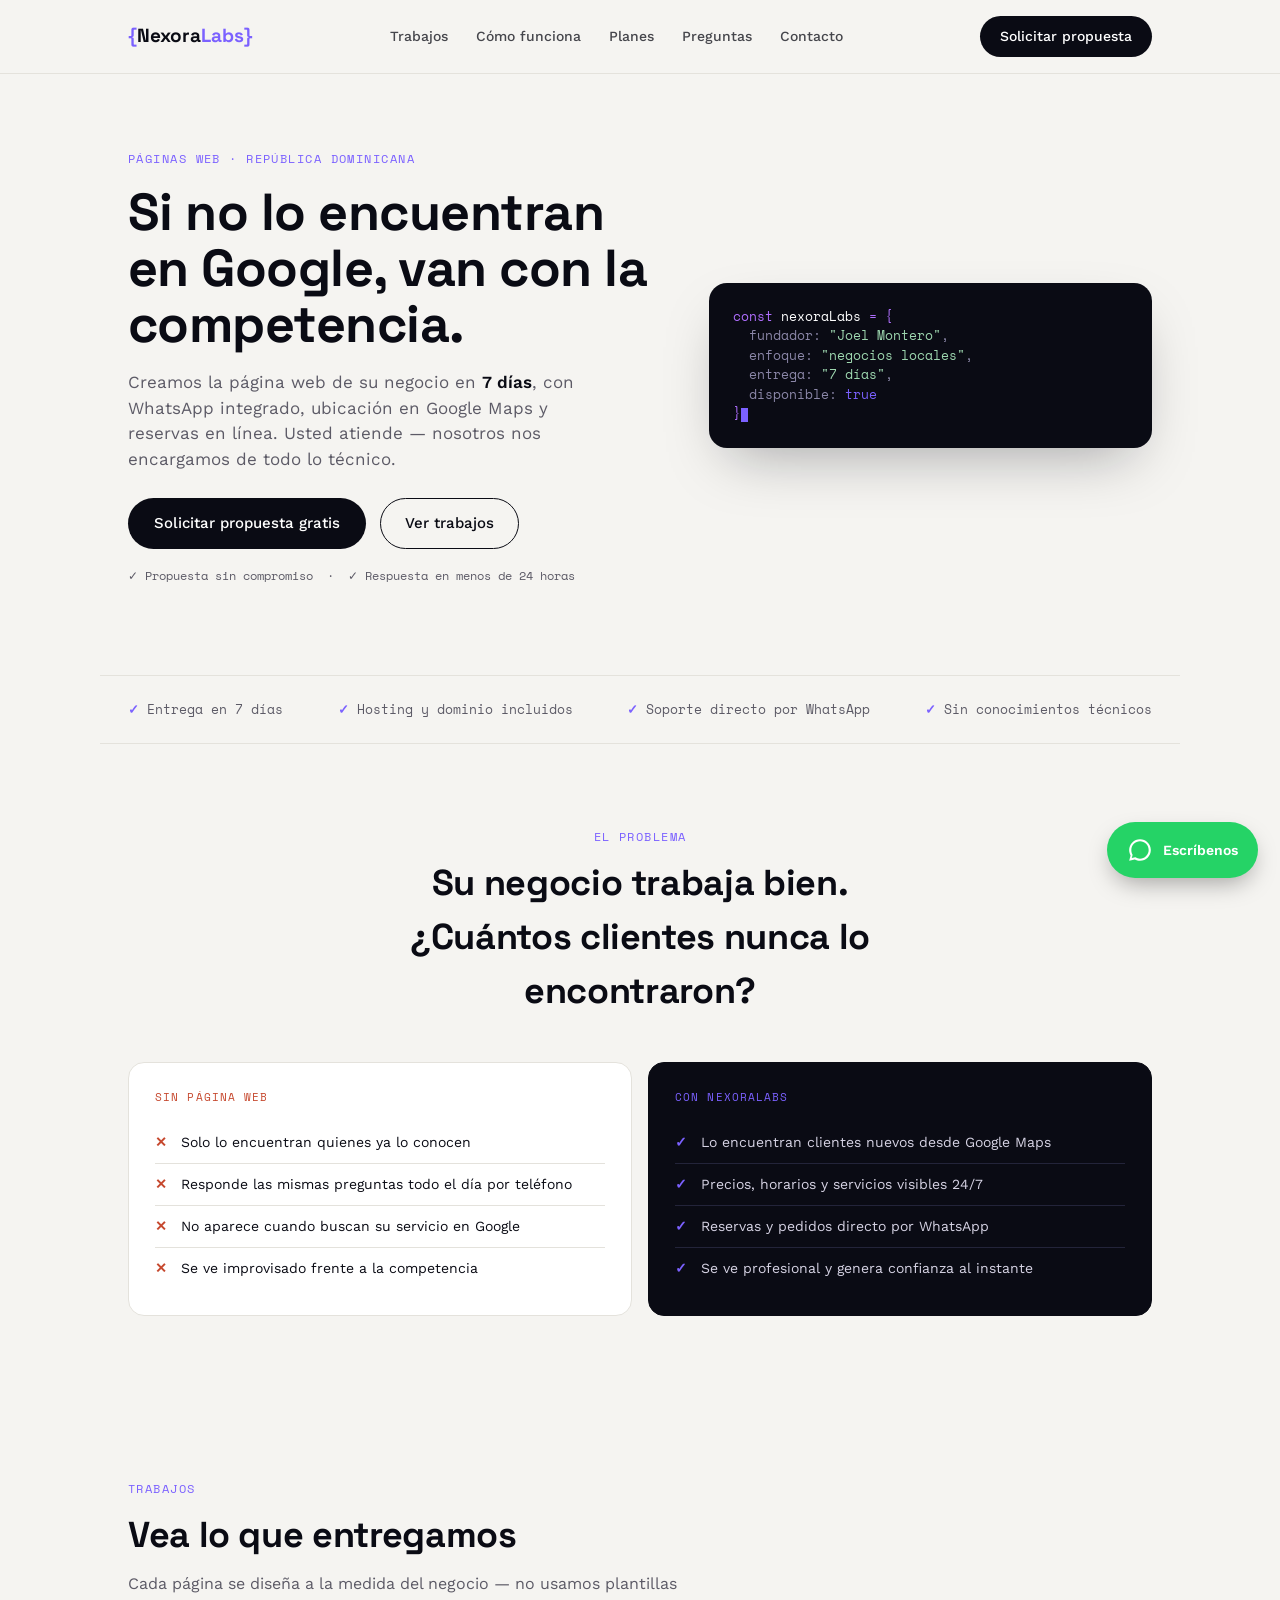
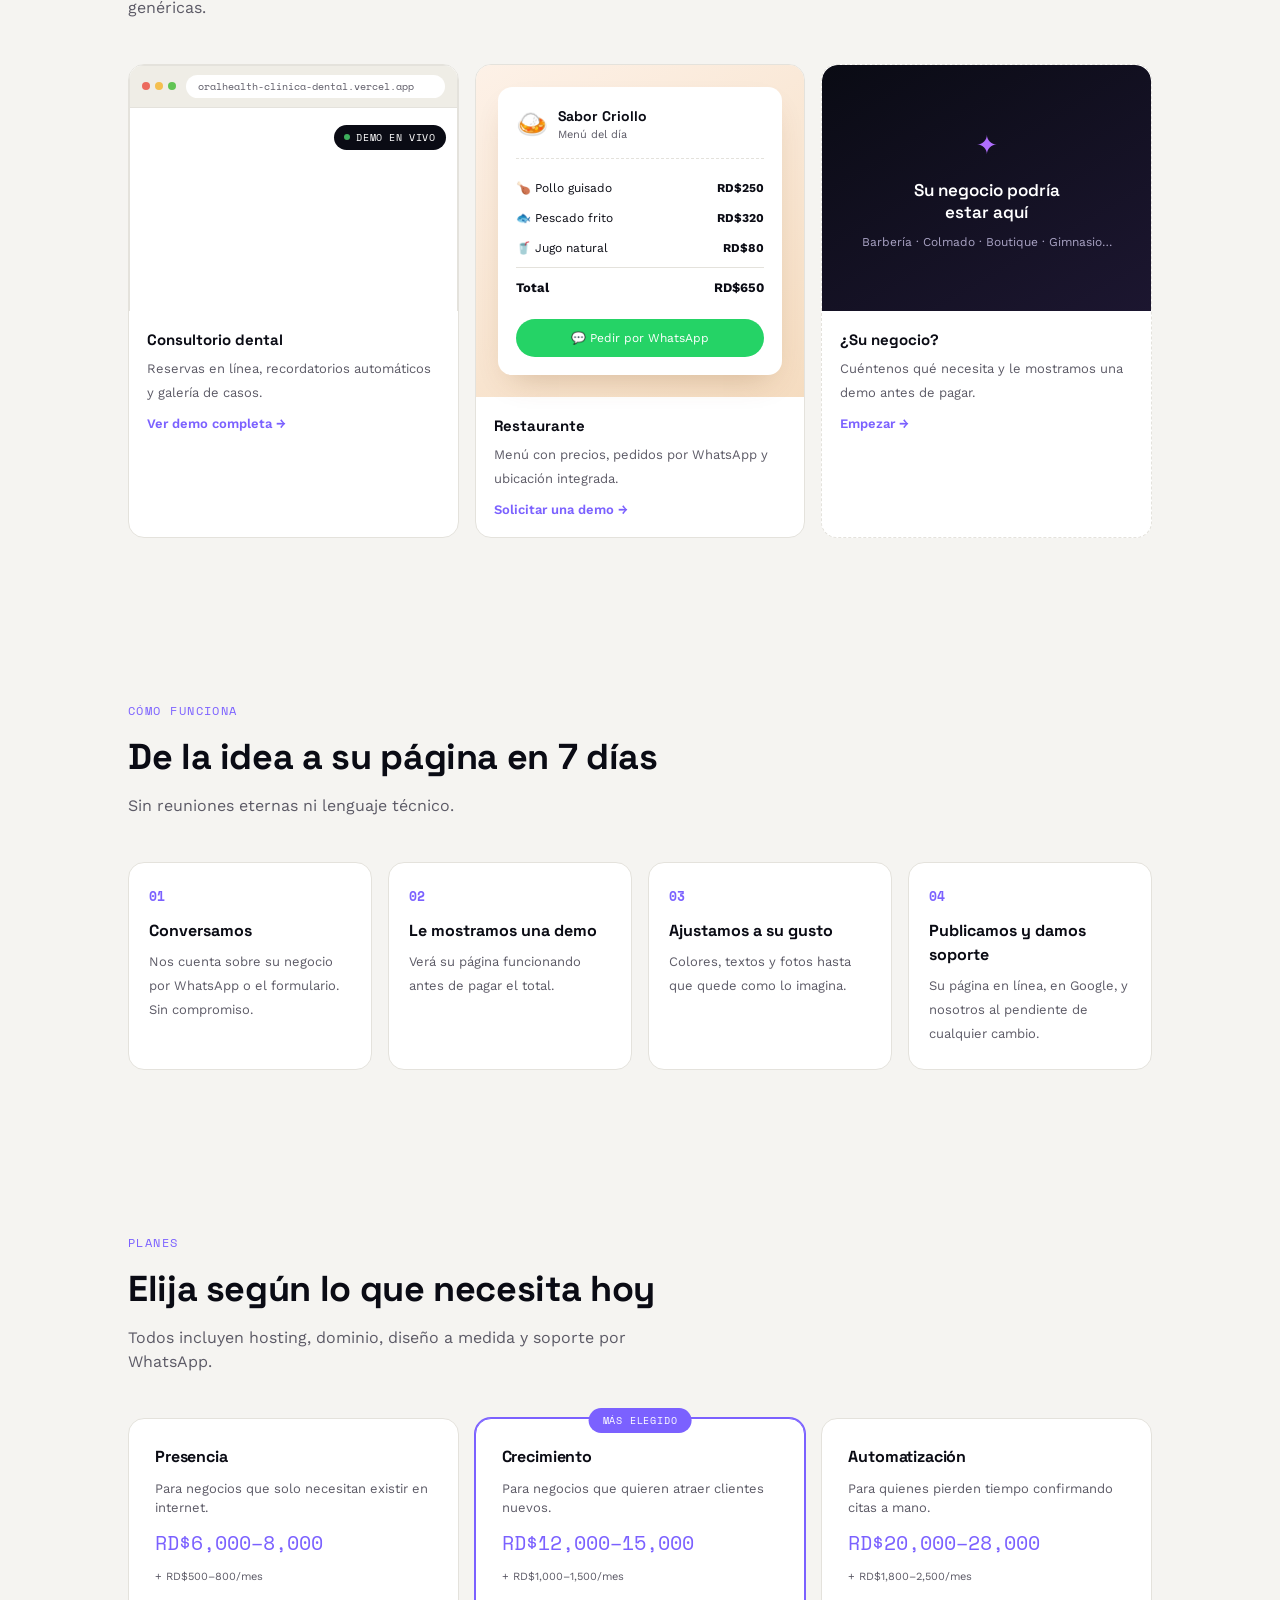
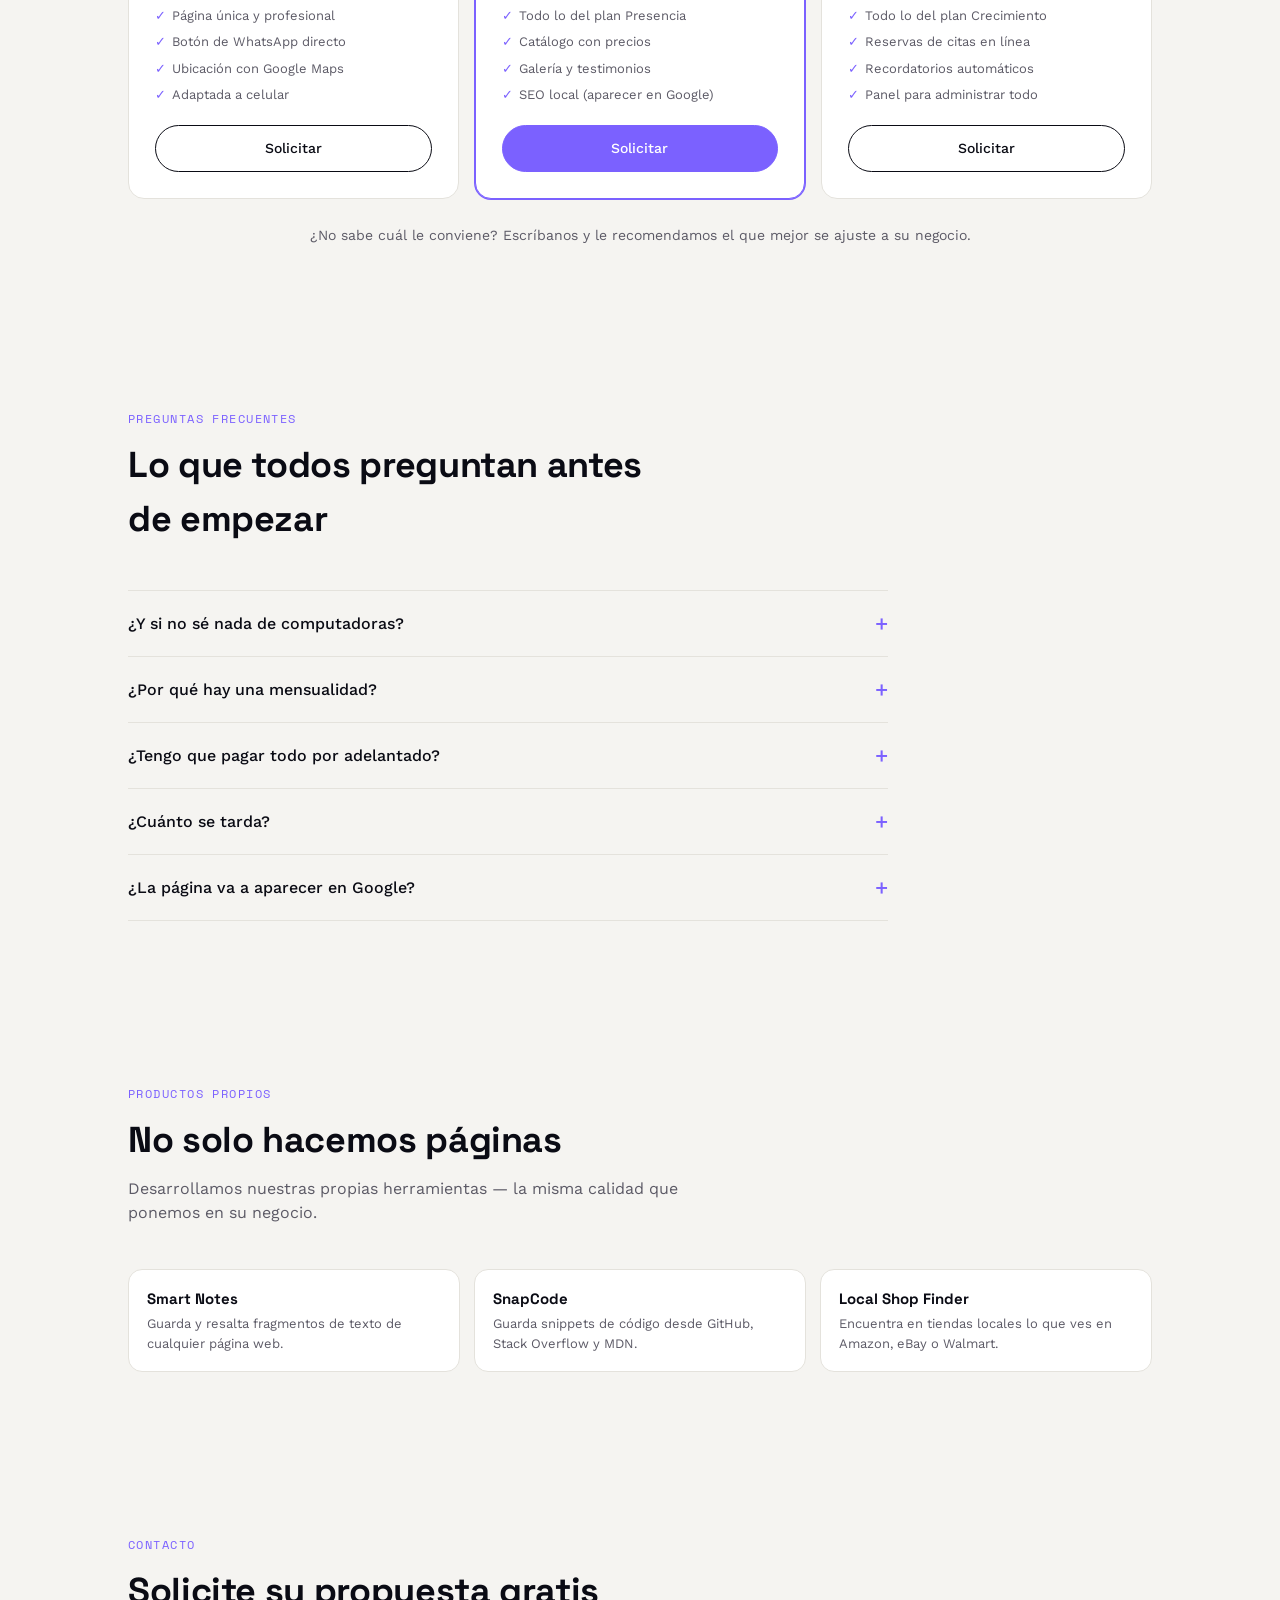
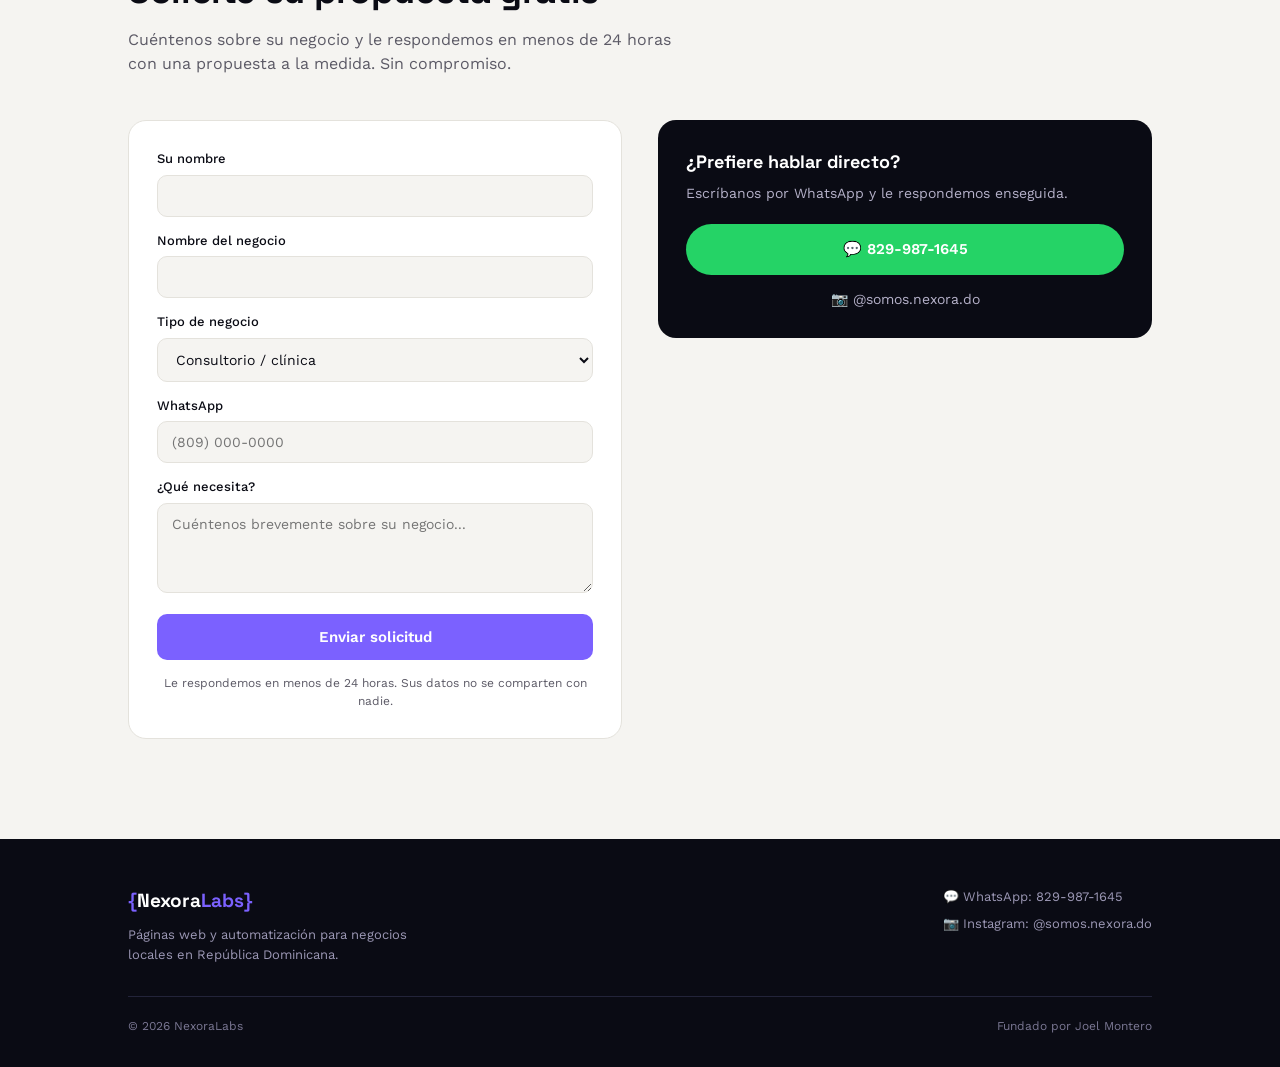
<file: index.html>
<!DOCTYPE html>
<html lang="es">
<head>
<meta charset="UTF-8">
<meta name="viewport" content="width=device-width, initial-scale=1.0">
<title>NexoraLabs — Páginas web para negocios locales en República Dominicana</title>
<meta name="description" content="Creamos páginas web profesionales para negocios locales en República Dominicana: consultorios, restaurantes, barberías y colmados. Lista en 7 días, con reservas online y soporte por WhatsApp.">
<meta name="keywords" content="páginas web República Dominicana, diseño web negocios locales, página web consultorio dental, página web restaurante, NexoraLabs, presencia digital Santo Domingo">
<meta name="robots" content="index, follow">
<meta name="author" content="Joel Montero — NexoraLabs">
<link rel="canonical" href="https://nexoralabs.com/">

<meta property="og:type" content="website">
<meta property="og:title" content="NexoraLabs — Páginas web que traen clientes">
<meta property="og:description" content="Su negocio en Google, con reservas online y WhatsApp integrado. Lista en 7 días.">
<meta property="og:url" content="https://nexoralabs.com/">
<meta property="og:locale" content="es_DO">

<meta name="twitter:card" content="summary">
<meta name="twitter:title" content="NexoraLabs — Páginas web que traen clientes">
<meta name="twitter:description" content="Páginas web para negocios locales en República Dominicana.">
<link rel="icon" type="image/svg+xml" href="data:image/svg+xml,%3Csvg xmlns='http://www.w3.org/2000/svg' viewBox='0 0 64 64'%3E%3Crect width='64' height='64' rx='14' fill='%230A0B14'/%3E%3Ctext x='32' y='42' font-family='monospace' font-size='30' font-weight='700' fill='%237B61FF' text-anchor='middle'%3E%7B%7D%3C/text%3E%3C/svg%3E">
<link rel="preconnect" href="https://fonts.googleapis.com">
<link href="https://fonts.googleapis.com/css2?family=Space+Grotesk:wght@500;600;700&family=Work+Sans:wght@400;500;600&family=Space+Mono:wght@400;700&display=swap" rel="stylesheet">
<link rel="stylesheet" href="styles.css?v=7">
</head>
<body>

<header>
  <div class="wrap nav">
    <div class="logo"><span class="brace">{</span>Nexora<span class="brace">Labs</span><span class="brace">}</span></div>
    <nav class="nav-links" id="navLinks">
      <a href="#trabajos">Trabajos</a>
      <a href="#proceso">Cómo funciona</a>
      <a href="#planes">Planes</a>
      <a href="#preguntas">Preguntas</a>
      <a href="#contacto">Contacto</a>
    </nav>
    <div style="display:flex; align-items:center; gap:10px;">
      <a href="#contacto" class="nav-cta">Solicitar propuesta</a>
      <button class="menu-btn" id="menuBtn" aria-label="Abrir menú">☰</button>
    </div>
  </div>
</header>

<section class="wrap hero">
  <div>
    <span class="eyebrow">Páginas web · República Dominicana</span>
    <h1>Si no lo encuentran en Google, van con la competencia.</h1>
    <p class="hero-sub">Creamos la página web de su negocio en <b>7 días</b>, con WhatsApp integrado, ubicación en Google Maps y reservas en línea. Usted atiende — nosotros nos encargamos de todo lo técnico.</p>
    <div class="hero-ctas">
      <a href="#contacto" class="btn-primary">Solicitar propuesta gratis</a>
      <a href="#trabajos" class="btn-ghost">Ver trabajos</a>
    </div>
    <div class="hero-note">✓ Propuesta sin compromiso &nbsp;·&nbsp; ✓ Respuesta en menos de 24 horas</div>
  </div>

  <div class="code-card">
    <div class="l1">const <span style="color:#fff">nexoraLabs</span> = {</div>
    <div class="l2">fundador: <span class="str">"Joel Montero"</span>,</div>
    <div class="l2">enfoque: <span class="str">"negocios locales"</span>,</div>
    <div class="l2">entrega: <span class="str">"7 días"</span>,</div>
    <div class="l2">disponible: <span class="kw">true</span></div>
    <div class="l1">}<span class="cursor"></span></div>
  </div>
</section>

<div class="wrap trust">
  <div class="trust-grid">
    <div class="trust-item">Entrega en 7 días</div>
    <div class="trust-item">Hosting y dominio incluidos</div>
    <div class="trust-item">Soporte directo por WhatsApp</div>
    <div class="trust-item">Sin conocimientos técnicos</div>
  </div>
</div>

<section class="section wrap">
  <div class="section-head center">
    <span class="eyebrow">El problema</span>
    <h2>Su negocio trabaja bien. ¿Cuántos clientes nunca lo encontraron?</h2>
  </div>
  <div class="compare">
    <div class="compare-col compare-bad">
      <div class="compare-tag">Sin página web</div>
      <ul>
        <li>Solo lo encuentran quienes ya lo conocen</li>
        <li>Responde las mismas preguntas todo el día por teléfono</li>
        <li>No aparece cuando buscan su servicio en Google</li>
        <li>Se ve improvisado frente a la competencia</li>
      </ul>
    </div>
    <div class="compare-col compare-good">
      <div class="compare-tag">Con NexoraLabs</div>
      <ul>
        <li>Lo encuentran clientes nuevos desde Google Maps</li>
        <li>Precios, horarios y servicios visibles 24/7</li>
        <li>Reservas y pedidos directo por WhatsApp</li>
        <li>Se ve profesional y genera confianza al instante</li>
      </ul>
    </div>
  </div>
</section>

<section class="section wrap" id="trabajos">
  <div class="section-head">
    <span class="eyebrow">Trabajos</span>
    <h2>Vea lo que entregamos</h2>
    <p>Cada página se diseña a la medida del negocio — no usamos plantillas genéricas.</p>
  </div>
  <div class="work-grid">
    <a href="https://oralhealth-clinica-dental.vercel.app/" class="work-card work-card-live" target="_blank" rel="noopener">
      <div class="browser-frame">
        <div class="browser-bar">
          <div class="browser-dots"><span></span><span></span><span></span></div>
          <div class="browser-url">oralhealth-clinica-dental.vercel.app</div>
        </div>
        <div class="browser-view">
          <iframe src="https://oralhealth-clinica-dental.vercel.app/" loading="lazy" title="Demo consultorio dental"></iframe>
        </div>
      </div>
      <span class="work-badge">Demo en vivo</span>
      <div class="work-info">
        <b>Consultorio dental</b>
        <span>Reservas en línea, recordatorios automáticos y galería de casos.</span>
        <span class="work-link">Ver demo completa →</span>
      </div>
    </a>
    <a href="#contacto" class="work-card work-card-restaurant">
      <div class="work-preview work-food">
        <div class="menu-mock">
          <div class="menu-mock-head">
            <span class="menu-mock-emoji">🍛</span>
            <div><div class="menu-mock-name">Sabor Criollo</div><div class="menu-mock-sub">Menú del día</div></div>
          </div>
          <div class="menu-mock-item"><span>🍗 Pollo guisado</span><b>RD$250</b></div>
          <div class="menu-mock-item"><span>🐟 Pescado frito</span><b>RD$320</b></div>
          <div class="menu-mock-item"><span>🥤 Jugo natural</span><b>RD$80</b></div>
          <div class="menu-mock-total"><span>Total</span><b>RD$650</b></div>
          <div class="mock-btn mock-btn-wa">💬 Pedir por WhatsApp</div>
        </div>
      </div>
      <div class="work-info">
        <b>Restaurante</b>
        <span>Menú con precios, pedidos por WhatsApp y ubicación integrada.</span>
        <span class="work-link">Solicitar una demo →</span>
      </div>
    </a>
    <a href="#contacto" class="work-card work-card-next">
      <div class="work-preview work-next">
        <div class="next-mock">
          <div class="next-icon">✦</div>
          <div class="next-title">Su negocio podría<br>estar aquí</div>
          <div class="next-sub">Barbería · Colmado · Boutique · Gimnasio…</div>
        </div>
      </div>
      <div class="work-info">
        <b>¿Su negocio?</b>
        <span>Cuéntenos qué necesita y le mostramos una demo antes de pagar.</span>
        <span class="work-link">Empezar →</span>
      </div>
    </a>
  </div>
</section>

<section class="section wrap" id="proceso">
  <div class="section-head">
    <span class="eyebrow">Cómo funciona</span>
    <h2>De la idea a su página en 7 días</h2>
    <p>Sin reuniones eternas ni lenguaje técnico.</p>
  </div>
  <div class="steps">
    <div class="step">
      <div class="step-num">01</div>
      <b>Conversamos</b>
      <span>Nos cuenta sobre su negocio por WhatsApp o el formulario. Sin compromiso.</span>
    </div>
    <div class="step">
      <div class="step-num">02</div>
      <b>Le mostramos una demo</b>
      <span>Verá su página funcionando antes de pagar el total.</span>
    </div>
    <div class="step">
      <div class="step-num">03</div>
      <b>Ajustamos a su gusto</b>
      <span>Colores, textos y fotos hasta que quede como lo imagina.</span>
    </div>
    <div class="step">
      <div class="step-num">04</div>
      <b>Publicamos y damos soporte</b>
      <span>Su página en línea, en Google, y nosotros al pendiente de cualquier cambio.</span>
    </div>
  </div>
</section>

<section class="section wrap" id="planes">
  <div class="section-head">
    <span class="eyebrow">Planes</span>
    <h2>Elija según lo que necesita hoy</h2>
    <p>Todos incluyen hosting, dominio, diseño a medida y soporte por WhatsApp.</p>
  </div>
  <div class="plans">
    <div class="plan-card">
      <h3>Presencia</h3>
      <p class="plan-for">Para negocios que solo necesitan existir en internet.</p>
      <div class="plan-price">RD$6,000–8,000<br><small>+ RD$500–800/mes</small></div>
      <div class="plan-list">
        <div><span>✓</span>Página única y profesional</div>
        <div><span>✓</span>Botón de WhatsApp directo</div>
        <div><span>✓</span>Ubicación con Google Maps</div>
        <div><span>✓</span>Adaptada a celular</div>
      </div>
      <a href="#contacto" class="plan-btn">Solicitar</a>
    </div>
    <div class="plan-card highlight">
      <div class="plan-badge">Más elegido</div>
      <h3>Crecimiento</h3>
      <p class="plan-for">Para negocios que quieren atraer clientes nuevos.</p>
      <div class="plan-price">RD$12,000–15,000<br><small>+ RD$1,000–1,500/mes</small></div>
      <div class="plan-list">
        <div><span>✓</span>Todo lo del plan Presencia</div>
        <div><span>✓</span>Catálogo con precios</div>
        <div><span>✓</span>Galería y testimonios</div>
        <div><span>✓</span>SEO local (aparecer en Google)</div>
      </div>
      <a href="#contacto" class="plan-btn plan-btn-primary">Solicitar</a>
    </div>
    <div class="plan-card">
      <h3>Automatización</h3>
      <p class="plan-for">Para quienes pierden tiempo confirmando citas a mano.</p>
      <div class="plan-price">RD$20,000–28,000<br><small>+ RD$1,800–2,500/mes</small></div>
      <div class="plan-list">
        <div><span>✓</span>Todo lo del plan Crecimiento</div>
        <div><span>✓</span>Reservas de citas en línea</div>
        <div><span>✓</span>Recordatorios automáticos</div>
        <div><span>✓</span>Panel para administrar todo</div>
      </div>
      <a href="#contacto" class="plan-btn">Solicitar</a>
    </div>
  </div>
  <p class="plans-note">¿No sabe cuál le conviene? Escríbanos y le recomendamos el que mejor se ajuste a su negocio.</p>
</section>

<section class="section wrap" id="preguntas">
  <div class="section-head">
    <span class="eyebrow">Preguntas frecuentes</span>
    <h2>Lo que todos preguntan antes de empezar</h2>
  </div>
  <div class="faq-list">
    <div class="faq-item">
      <button class="faq-q">¿Y si no sé nada de computadoras?<span class="faq-plus">+</span></button>
      <div class="faq-a"><p>No hay problema — esa es justamente nuestra especialidad. Usted solo nos dice qué quiere cambiar por WhatsApp y nosotros lo hacemos. Si prefiere hacerlo usted mismo, le dejamos un panel muy sencillo y le enseñamos cómo usarlo.</p></div>
    </div>
    <div class="faq-item">
      <button class="faq-q">¿Por qué hay una mensualidad?<span class="faq-plus">+</span></button>
      <div class="faq-a"><p>La mensualidad cubre el hosting (donde vive su página), el dominio y el soporte para cambios. Es lo que mantiene su página en línea, rápida y actualizada.</p></div>
    </div>
    <div class="faq-item">
      <button class="faq-q">¿Tengo que pagar todo por adelantado?<span class="faq-plus">+</span></button>
      <div class="faq-a"><p>No. Primero le mostramos una demo de su página funcionando. Solo cuando esté conforme se paga el resto y la publicamos.</p></div>
    </div>
    <div class="faq-item">
      <button class="faq-q">¿Cuánto se tarda?<span class="faq-plus">+</span></button>
      <div class="faq-a"><p>La mayoría de las páginas están listas en 7 días desde que nos envía la información de su negocio. Los planes con reservas en línea pueden tomar un poco más.</p></div>
    </div>
    <div class="faq-item">
      <button class="faq-q">¿La página va a aparecer en Google?<span class="faq-plus">+</span></button>
      <div class="faq-a"><p>Sí. Preparamos su página para que Google la encuentre y la registramos en Search Console. En los planes Crecimiento y Automatización trabajamos SEO local para que aparezca cuando busquen su servicio en su zona.</p></div>
    </div>
  </div>
</section>

<section class="section wrap" id="productos">
  <div class="section-head">
    <span class="eyebrow">Productos propios</span>
    <h2>No solo hacemos páginas</h2>
    <p>Desarrollamos nuestras propias herramientas — la misma calidad que ponemos en su negocio.</p>
  </div>
  <div class="products-strip">
    <div class="product-pill"><b>Smart Notes</b><span>Guarda y resalta fragmentos de texto de cualquier página web.</span></div>
    <div class="product-pill"><b>SnapCode</b><span>Guarda snippets de código desde GitHub, Stack Overflow y MDN.</span></div>
    <div class="product-pill"><b>Local Shop Finder</b><span>Encuentra en tiendas locales lo que ves en Amazon, eBay o Walmart.</span></div>
  </div>
</section>

<section class="section wrap" id="contacto">
  <div class="section-head">
    <span class="eyebrow">Contacto</span>
    <h2>Solicite su propuesta gratis</h2>
    <p>Cuéntenos sobre su negocio y le respondemos en menos de 24 horas con una propuesta a la medida. Sin compromiso.</p>
  </div>
  <div class="contact-grid">
    <form class="contact-form" id="contactForm" action="https://formspree.io/f/xrpzrrrn" method="POST">
      <div class="field">
        <label for="nombre">Su nombre</label>
        <input type="text" id="nombre" name="nombre" required>
      </div>
      <div class="field">
        <label for="negocio">Nombre del negocio</label>
        <input type="text" id="negocio" name="negocio" required>
      </div>
      <div class="field">
        <label for="tipo">Tipo de negocio</label>
        <select id="tipo" name="tipo">
          <option>Consultorio / clínica</option>
          <option>Restaurante</option>
          <option>Barbería / salón</option>
          <option>Colmado / tienda</option>
          <option>Otro negocio local</option>
        </select>
      </div>
      <div class="field">
        <label for="whatsapp">WhatsApp</label>
        <input type="tel" id="whatsapp" name="whatsapp" placeholder="(809) 000-0000" required>
      </div>
      <div class="field">
        <label for="mensaje">¿Qué necesita?</label>
        <textarea id="mensaje" name="mensaje" placeholder="Cuéntenos brevemente sobre su negocio..."></textarea>
      </div>
      <button type="submit" class="form-submit" id="formSubmit">Enviar solicitud</button>
      <div class="form-note">Le respondemos en menos de 24 horas. Sus datos no se comparten con nadie.</div>
      <div class="form-msg" id="formMsg"></div>
    </form>

    <div class="contact-side">
      <div class="contact-card">
        <b>¿Prefiere hablar directo?</b>
        <p>Escríbanos por WhatsApp y le respondemos enseguida.</p>
        <a class="contact-wa" href="https://wa.me/18299871645?text=Hola%20NexoraLabs%2C%20me%20interesa%20una%20p%C3%A1gina%20web%20para%20mi%20negocio." target="_blank" rel="noopener">💬 829-987-1645</a>
        <a class="contact-detail" href="https://instagram.com/somos.nexora.do" target="_blank" rel="noopener">📷 @somos.nexora.do</a>
      </div>
    </div>
  </div>
</section>

<footer>
  <div class="wrap">
    <div class="foot-top">
      <div>
        <div class="logo" style="margin-bottom:10px;"><span class="brace">{</span>Nexora<span class="brace">Labs</span><span class="brace">}</span></div>
        <p style="max-width:300px;">Páginas web y automatización para negocios locales en República Dominicana.</p>
      </div>
      <div>
        <p style="margin-bottom:8px;">💬 WhatsApp: 829-987-1645</p>
        <p>📷 Instagram: @somos.nexora.do</p>
      </div>
    </div>
    <div class="foot-bottom">
      <span>© 2026 NexoraLabs</span>
      <span>Fundado por Joel Montero</span>
    </div>
  </div>
</footer>

<a href="https://wa.me/18299871645?text=Hola%20NexoraLabs%2C%20me%20interesa%20una%20p%C3%A1gina%20web%20para%20mi%20negocio." class="wa-float" target="_blank" rel="noopener" aria-label="Escribir por WhatsApp">
  <svg width="26" height="26" viewBox="0 0 24 24" fill="white"><path d="M12 2C6.5 2 2 6.5 2 12c0 1.8.5 3.5 1.3 5L2 22l5.2-1.3c1.4.8 3.1 1.2 4.8 1.2 5.5 0 10-4.5 10-10S17.5 2 12 2zm0 18c-1.5 0-3-.4-4.2-1.2l-.3-.2-3.1.8.8-3-.2-.3C4.4 15 4 13.5 4 12c0-4.4 3.6-8 8-8s8 3.6 8 8-3.6 8-8 8z"/></svg>
  <span class="wa-label">Escríbenos</span>
</a>

<script src="script.js?v=6"></script>
</body>
</html>
</file>
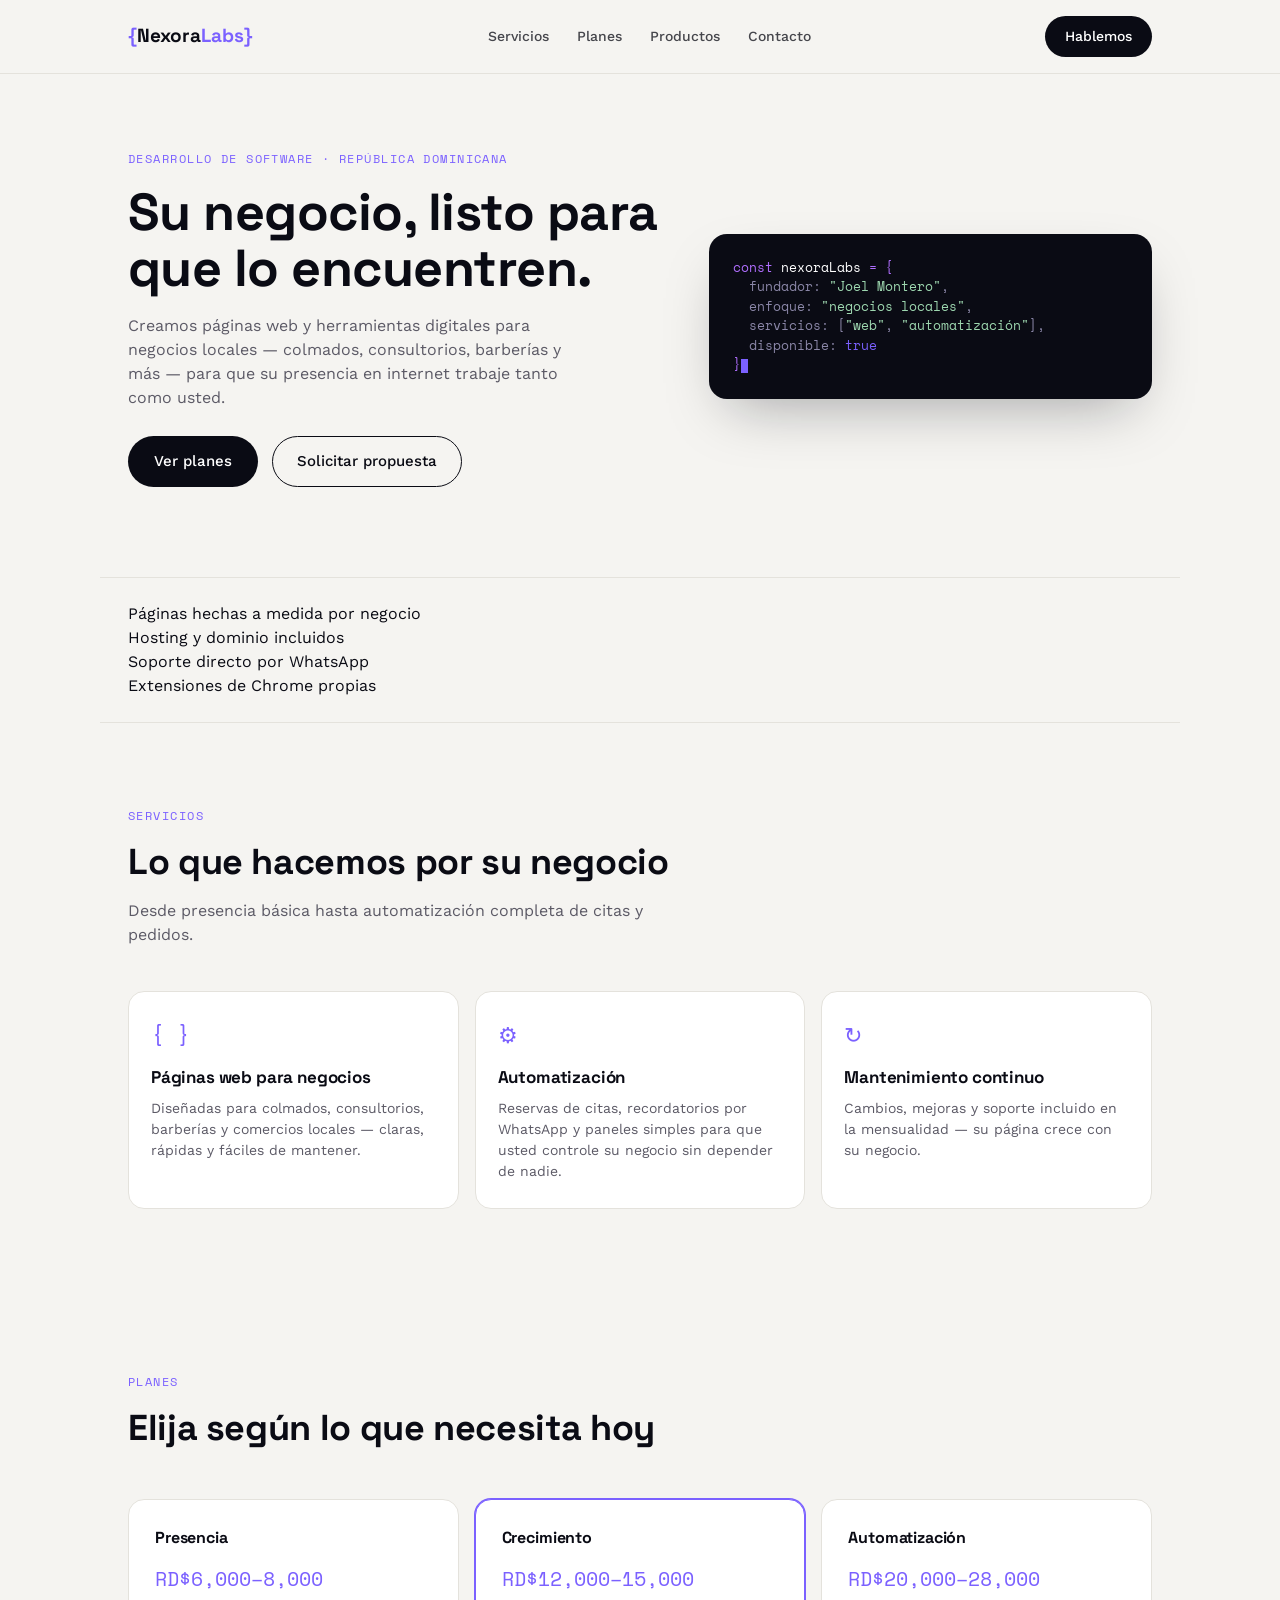
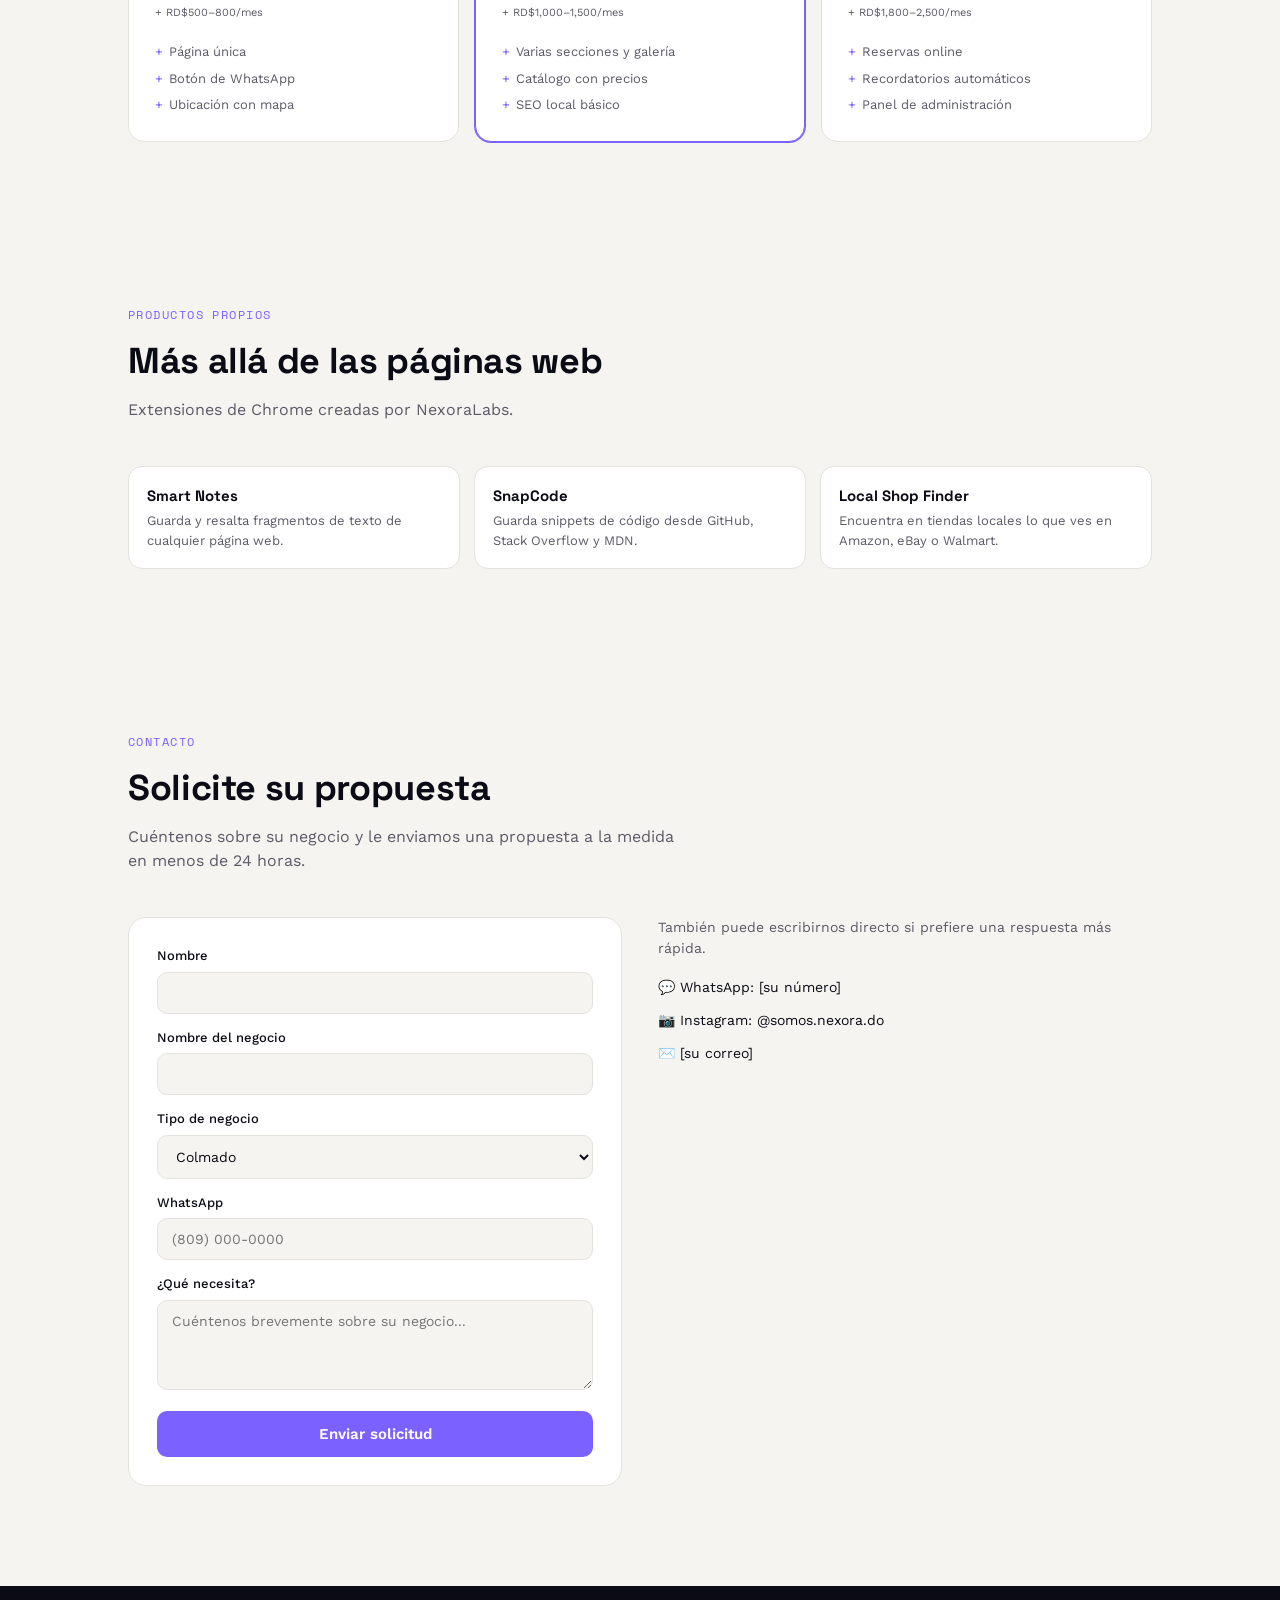
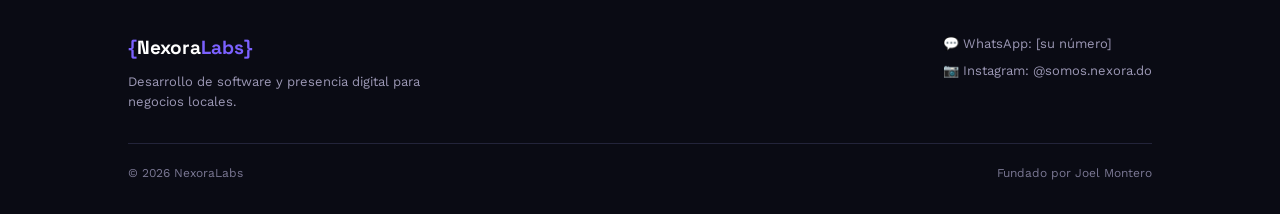
<file: somosnexora.do.html>
<!DOCTYPE html>
<html lang="es">
<head>
<meta charset="UTF-8">
<meta name="viewport" content="width=device-width, initial-scale=1.0">
<title>NexoraLabs — Páginas web y automatización para negocios locales</title>
<meta name="description" content="NexoraLabs crea páginas web y herramientas de automatización para negocios locales en República Dominicana: colmados, consultorios, barberías y más. Presencia digital, reservas online y soporte incluido.">
<meta name="keywords" content="páginas web República Dominicana, diseño web negocios locales, página web colmado, página web consultorio dental, NexoraLabs, presencia digital Santo Domingo">
<meta name="robots" content="index, follow">
<meta name="author" content="Joel Montero — NexoraLabs">
<link rel="canonical" href="https://nexoralabs.com/">

<meta property="og:type" content="website">
<meta property="og:title" content="NexoraLabs — Presencia digital para tu negocio">
<meta property="og:description" content="Páginas web y automatización para negocios locales: colmados, consultorios, barberías y más. Presencia digital lista en días, no en meses.">
<meta property="og:url" content="https://nexoralabs.com/">
<meta property="og:locale" content="es_DO">

<meta name="twitter:card" content="summary">
<meta name="twitter:title" content="NexoraLabs — Presencia digital para tu negocio">
<meta name="twitter:description" content="Páginas web y automatización para negocios locales en República Dominicana.">
<link rel="icon" type="image/svg+xml" href="data:image/svg+xml,%3Csvg xmlns='http://www.w3.org/2000/svg' viewBox='0 0 64 64'%3E%3Crect width='64' height='64' rx='14' fill='%230A0B14'/%3E%3Ctext x='32' y='42' font-family='monospace' font-size='30' font-weight='700' fill='%237B61FF' text-anchor='middle'%3E%7B%7D%3C/text%3E%3C/svg%3E">
<link rel="preconnect" href="https://fonts.googleapis.com">
<link href="https://fonts.googleapis.com/css2?family=Space+Grotesk:wght@500;600;700&family=Work+Sans:wght@400;500;600&family=Space+Mono:wght@400;700&display=swap" rel="stylesheet">
<link rel="stylesheet" href="styles.css">
</head>
<body>

<header>
  <div class="wrap nav">
    <div class="logo"><span class="brace">{</span>Nexora<span class="brace">Labs</span><span class="brace">}</span></div>
    <nav class="nav-links" id="navLinks">
      <a href="#servicios">Servicios</a>
      <a href="#planes">Planes</a>
      <a href="#productos">Productos</a>
      <a href="#contacto">Contacto</a>
    </nav>
    <div style="display:flex; align-items:center; gap:10px;">
      <a href="#contacto" class="nav-cta">Hablemos</a>
      <button class="menu-btn" id="menuBtn" aria-label="Abrir menú">☰</button>
    </div>
  </div>
</header>

<section class="wrap hero">
  <div>
    <span class="eyebrow">Desarrollo de software · República Dominicana</span>
    <h1>Su negocio, listo para que lo encuentren.</h1>
    <p>Creamos páginas web y herramientas digitales para negocios locales — colmados, consultorios, barberías y más — para que su presencia en internet trabaje tanto como usted.</p>
    <div class="hero-ctas">
      <a href="#planes" class="btn-primary">Ver planes</a>
      <a href="#contacto" class="btn-ghost">Solicitar propuesta</a>
    </div>
  </div>

  <div class="code-card">
    <div class="l1">const <span style="color:#fff">nexoraLabs</span> = {</div>
    <div class="l2">fundador: <span class="str">"Joel Montero"</span>,</div>
    <div class="l2">enfoque: <span class="str">"negocios locales"</span>,</div>
    <div class="l2">servicios: [<span class="str">"web"</span>, <span class="str">"automatización"</span>],</div>
    <div class="l2">disponible: <span class="kw">true</span></div>
    <div class="l1">}<span class="cursor"></span></div>
  </div>
</section>

<div class="wrap trust">
  <div>Páginas hechas a medida por negocio</div>
  <div>Hosting y dominio incluidos</div>
  <div>Soporte directo por WhatsApp</div>
  <div>Extensiones de Chrome propias</div>
</div>

<section class="section wrap" id="servicios">
  <div class="section-head">
    <span class="eyebrow">Servicios</span>
    <h2>Lo que hacemos por su negocio</h2>
    <p>Desde presencia básica hasta automatización completa de citas y pedidos.</p>
  </div>
  <div class="services-grid">
    <div class="service-card"><div class="brace-icon">{ }</div><h3>Páginas web para negocios</h3><p>Diseñadas para colmados, consultorios, barberías y comercios locales — claras, rápidas y fáciles de mantener.</p></div>
    <div class="service-card"><div class="brace-icon">⚙</div><h3>Automatización</h3><p>Reservas de citas, recordatorios por WhatsApp y paneles simples para que usted controle su negocio sin depender de nadie.</p></div>
    <div class="service-card"><div class="brace-icon">↻</div><h3>Mantenimiento continuo</h3><p>Cambios, mejoras y soporte incluido en la mensualidad — su página crece con su negocio.</p></div>
  </div>
</section>

<section class="section wrap" id="planes">
  <div class="section-head">
    <span class="eyebrow">Planes</span>
    <h2>Elija según lo que necesita hoy</h2>
  </div>
  <div class="plans">
    <div class="plan-card">
      <h3>Presencia</h3>
      <div class="plan-price">RD$6,000–8,000<br><small>+ RD$500–800/mes</small></div>
      <div class="plan-list">
        <div><span>+</span>Página única</div>
        <div><span>+</span>Botón de WhatsApp</div>
        <div><span>+</span>Ubicación con mapa</div>
      </div>
    </div>
    <div class="plan-card highlight">
      <h3>Crecimiento</h3>
      <div class="plan-price">RD$12,000–15,000<br><small>+ RD$1,000–1,500/mes</small></div>
      <div class="plan-list">
        <div><span>+</span>Varias secciones y galería</div>
        <div><span>+</span>Catálogo con precios</div>
        <div><span>+</span>SEO local básico</div>
      </div>
    </div>
    <div class="plan-card">
      <h3>Automatización</h3>
      <div class="plan-price">RD$20,000–28,000<br><small>+ RD$1,800–2,500/mes</small></div>
      <div class="plan-list">
        <div><span>+</span>Reservas online</div>
        <div><span>+</span>Recordatorios automáticos</div>
        <div><span>+</span>Panel de administración</div>
      </div>
    </div>
  </div>
</section>

<section class="section wrap" id="productos">
  <div class="section-head">
    <span class="eyebrow">Productos propios</span>
    <h2>Más allá de las páginas web</h2>
    <p>Extensiones de Chrome creadas por NexoraLabs.</p>
  </div>
  <div class="products-strip">
    <div class="product-pill"><b>Smart Notes</b><span>Guarda y resalta fragmentos de texto de cualquier página web.</span></div>
    <div class="product-pill"><b>SnapCode</b><span>Guarda snippets de código desde GitHub, Stack Overflow y MDN.</span></div>
    <div class="product-pill"><b>Local Shop Finder</b><span>Encuentra en tiendas locales lo que ves en Amazon, eBay o Walmart.</span></div>
  </div>
</section>

<section class="section wrap" id="contacto">
  <div class="section-head">
    <span class="eyebrow">Contacto</span>
    <h2>Solicite su propuesta</h2>
    <p>Cuéntenos sobre su negocio y le enviamos una propuesta a la medida en menos de 24 horas.</p>
  </div>
  <div class="contact-grid">
    <form class="contact-form" id="contactForm" action="https://formspree.io/f/xrpzrrrn" method="POST">
      <div class="field">
        <label for="nombre">Nombre</label>
        <input type="text" id="nombre" name="nombre" required>
      </div>
      <div class="field">
        <label for="negocio">Nombre del negocio</label>
        <input type="text" id="negocio" name="negocio" required>
      </div>
      <div class="field">
        <label for="tipo">Tipo de negocio</label>
        <select id="tipo" name="tipo">
          <option>Colmado</option>
          <option>Consultorio dental</option>
          <option>Barbería</option>
          <option>Otro negocio local</option>
        </select>
      </div>
      <div class="field">
        <label for="whatsapp">WhatsApp</label>
        <input type="tel" id="whatsapp" name="whatsapp" placeholder="(809) 000-0000" required>
      </div>
      <div class="field">
        <label for="mensaje">¿Qué necesita?</label>
        <textarea id="mensaje" name="mensaje" placeholder="Cuéntenos brevemente sobre su negocio..."></textarea>
      </div>
      <button type="submit" class="form-submit" id="formSubmit">Enviar solicitud</button>
      <div class="form-msg" id="formMsg"></div>
    </form>

    <div class="contact-side">
      <p>También puede escribirnos directo si prefiere una respuesta más rápida.</p>
      <div class="contact-detail">💬 WhatsApp: [su número]</div>
      <div class="contact-detail">📷 Instagram: @somos.nexora.do</div>
      <div class="contact-detail">✉️ [su correo]</div>
    </div>
  </div>
</section>

<footer>
  <div class="wrap">
    <div class="foot-top">
      <div>
        <div class="logo" style="margin-bottom:10px;"><span class="brace">{</span>Nexora<span class="brace">Labs</span><span class="brace">}</span></div>
        <p style="max-width:300px;">Desarrollo de software y presencia digital para negocios locales.</p>
      </div>
      <div>
        <p style="margin-bottom:8px;">💬 WhatsApp: [su número]</p>
        <p>📷 Instagram: @somos.nexora.do</p>
      </div>
    </div>
    <div class="foot-bottom">
      <span>© 2026 NexoraLabs</span>
      <span>Fundado por Joel Montero</span>
    </div>
  </div>
</footer>

<script src="script.js"></script>
</body>
</html>
</file>
<file: styles.css>
:root{
  --ink:#0A0B14;
  --bg:#F5F4F1;
  --card:#FFFFFF;
  --violet:#7B61FF;
  --lila:#B06EFF;
  --violet-soft:#EDE9FF;
  --line:#E4E2DC;
  --text-soft:#5C5A66;
  --green:#3EAE5C;
  --green-bg:#E8F6EC;
  --red:#C6482E;
  --red-bg:#FBEAE6;
}
*{box-sizing:border-box; margin:0; padding:0;}
html{scroll-behavior:smooth;}
body{background:var(--bg); color:var(--ink); font-family:'Work Sans', sans-serif; line-height:1.5; -webkit-font-smoothing:antialiased;}
h1,h2,h3{font-family:'Space Grotesk', sans-serif; letter-spacing:-0.01em;}
a{color:inherit; text-decoration:none;}
.wrap{max-width:1080px; margin:0 auto !important; padding-left:20px !important; padding-right:20px !important;}
@media(min-width:480px){ .wrap{padding-left:clamp(20px, 5vw, 28px) !important; padding-right:clamp(20px, 5vw, 28px) !important;} }
.eyebrow{font-family:'Space Mono', monospace; font-size:12px; text-transform:uppercase; letter-spacing:0.12em; color:var(--violet);}
.brace{color:var(--violet);}

header{position:sticky; top:0; z-index:50; background:rgba(245,244,241,0.9); backdrop-filter:blur(6px); border-bottom:1px solid var(--line);}
.nav{display:flex; align-items:center; justify-content:space-between; padding:16px clamp(20px, 5vw, 28px);}
.logo{font-family:'Space Grotesk',sans-serif; font-size:19px; font-weight:700;}
.nav-links{display:flex; gap:28px; font-size:14px; font-weight:500;}
.nav-links a{opacity:0.75;}
.nav-cta{background:var(--ink); color:#fff; padding:10px 20px; border-radius:100px; font-size:14px; font-weight:500; border:none; cursor:pointer; font-family:inherit;}
.menu-btn{display:none; background:none; border:none; font-size:22px; cursor:pointer; color:var(--ink);}
@media(max-width:720px){
  .nav-links{display:none; position:absolute; top:100%; left:0; right:0; background:var(--bg); flex-direction:column; gap:0; border-bottom:1px solid var(--line); padding:8px 0; box-shadow:0 12px 24px -12px rgba(10,11,20,0.15);}
  .nav-links.open{display:flex;}
  .nav-links a{padding:14px clamp(20px, 5vw, 28px); border-top:1px solid var(--line);}
  .nav-links a:first-child{border-top:none;}
  .menu-btn{display:block;}
  .nav-cta{display:none;}
}

.hero{padding:72px 0 90px; display:grid; grid-template-columns:1.1fr 0.9fr; gap:40px; align-items:center;}
@media(max-width:900px){ .hero{grid-template-columns:1fr; gap:32px; padding:48px 0 56px;} }
.hero h1{font-size:clamp(34px,5vw,52px); line-height:1.08; margin:14px 0 18px;}
.hero p{font-size:16px; color:var(--text-soft); max-width:460px; margin-bottom:26px;}
.hero-ctas{display:flex; gap:14px; flex-wrap:wrap;}
.btn-primary{background:var(--ink); color:#fff; padding:14px 26px; border-radius:100px; font-weight:500; font-size:15px; border:none; cursor:pointer; font-family:inherit;}
.btn-ghost{border:1px solid var(--ink); color:var(--ink); padding:13px 24px; border-radius:100px; font-weight:500; font-size:15px; background:none; cursor:pointer; font-family:inherit;}

.code-card{background:var(--ink); border-radius:18px; padding:24px; font-family:'Space Mono',monospace; font-size:13px; color:#C9C2E0; box-shadow:0 24px 60px -20px rgba(10,11,20,0.35);}
.code-card .l1{color:var(--lila);}
.code-card .l2{color:#8B87A8; margin-left:16px;}
.code-card .kw{color:var(--violet);}
.code-card .str{color:#9ED8B0;}
.cursor{display:inline-block; width:7px; height:14px; background:var(--violet); animation:blink 1s infinite; vertical-align:middle;}
@keyframes blink{0%,50%{opacity:1;}51%,100%{opacity:0;}}

.trust{border-top:1px solid var(--line); border-bottom:1px solid var(--line); padding:24px 0;}
.trust-grid{display:flex; flex-wrap:wrap; gap:14px 44px; justify-content:space-between;}
.trust-item{display:flex; align-items:center; gap:8px; font-family:'Space Mono',monospace; font-size:13px; color:var(--text-soft); white-space:nowrap;}
.trust-item::before{content:'✓'; color:var(--violet); font-weight:700;}
@media(max-width:720px){
  .trust-grid{flex-direction:column; gap:12px;}
  .trust-item{white-space:normal; border-bottom:1px solid var(--line); padding-bottom:12px;}
  .trust-item:last-child{border-bottom:none; padding-bottom:0;}
}

.section{padding:80px 0;}
.section-head{max-width:560px; margin-bottom:44px;}
.section-head h2{font-size:clamp(26px,3.5vw,36px); margin-top:8px;}
.section-head p{color:var(--text-soft); margin-top:10px;}

.services-grid{display:grid; grid-template-columns:repeat(3,1fr); gap:16px;}
@media(max-width:900px){.services-grid{grid-template-columns:repeat(2,1fr);}}
@media(max-width:560px){.services-grid{grid-template-columns:1fr;}}
.service-card{background:var(--card); border:1px solid var(--line); border-radius:16px; padding:26px 22px;}
.service-card .brace-icon{font-family:'Space Mono',monospace; font-size:22px; color:var(--violet); margin-bottom:14px;}
.service-card h3{font-size:17px; margin-bottom:8px;}
.service-card p{font-size:14px; color:var(--text-soft);}

.plans{display:grid; grid-template-columns:repeat(3,1fr); gap:16px;}
@media(max-width:900px){.plans{grid-template-columns:repeat(2,1fr);}}
@media(max-width:560px){.plans{grid-template-columns:1fr;}}
.plan-card{background:var(--card); border:1px solid var(--line); border-radius:16px; padding:26px;}
.plan-card.highlight{border-color:var(--violet); box-shadow:0 0 0 1px var(--violet);}
.plan-card h3{font-size:16px; margin-bottom:4px;}
.plan-price{font-family:'Space Mono',monospace; font-size:20px; margin:10px 0 4px; color:var(--violet);}
.plan-price small{font-size:11px; color:var(--text-soft); font-family:'Work Sans',sans-serif;}
.plan-list{margin-top:14px; font-size:13px; color:var(--text-soft); display:flex; flex-direction:column; gap:7px;}
.plan-list span{color:var(--violet); margin-right:6px;}

.products-strip{display:grid; grid-template-columns:repeat(3,1fr); gap:14px;}
@media(max-width:900px){.products-strip{grid-template-columns:repeat(2,1fr);}}
@media(max-width:560px){.products-strip{grid-template-columns:1fr;}}
.product-pill{background:var(--card); border:1px solid var(--line); border-radius:14px; padding:18px; font-size:13px;}
.product-pill b{display:block; font-family:'Space Grotesk',sans-serif; font-size:15px; margin-bottom:4px;}
.product-pill span{color:var(--text-soft);}

/* Formulario de contacto */
.contact-grid{display:grid; grid-template-columns:1fr 1fr; gap:36px; align-items:start;}
@media(max-width:900px){.contact-grid{grid-template-columns:1fr; gap:28px;}}
.contact-form{background:var(--card); border:1px solid var(--line); border-radius:18px; padding:28px; display:flex; flex-direction:column; gap:14px;}
.field label{display:block; font-size:13px; font-weight:500; margin-bottom:6px;}
.field input, .field select, .field textarea{
  width:100%; padding:12px 14px; border-radius:10px; border:1px solid var(--line);
  font-family:inherit; font-size:14px; background:var(--bg); color:var(--ink);
}
.field textarea{resize:vertical; min-height:90px;}
.field input:focus, .field select:focus, .field textarea:focus{outline:2px solid var(--violet); outline-offset:1px;}
.form-submit{background:var(--violet); color:#fff; padding:14px; border-radius:10px; border:none; font-weight:600; font-size:15px; cursor:pointer; font-family:inherit;}
.form-submit:disabled{opacity:0.6; cursor:not-allowed;}
.form-msg{font-size:13px; padding:12px 14px; border-radius:10px; display:none;}
.form-msg.show{display:block;}
.form-msg.success{background:var(--green-bg); color:var(--green);}
.form-msg.error{background:var(--red-bg); color:var(--red);}
.contact-side p{color:var(--text-soft); font-size:14px; margin-bottom:18px;}
.contact-detail{display:flex; align-items:center; gap:10px; font-size:14px; margin-bottom:12px; transition:color .2s;}
a.contact-detail:hover{color:var(--violet);}

/* Botón flotante de WhatsApp */
.wa-float{
  position:fixed; bottom:22px; right:22px; z-index:60;
  background:#25D366; color:#fff;
  height:56px; border-radius:100px;
  display:flex; align-items:center; gap:10px;
  padding:0 20px;
  box-shadow:0 10px 24px -6px rgba(0,0,0,0.35);
  font-weight:600; font-size:14px;
  transition:transform .2s;
}
.wa-float:hover{transform:translateY(-2px);}
@media(max-width:560px){
  .wa-float{width:56px; padding:0; justify-content:center; bottom:18px; right:18px;}
  .wa-label{display:none;}
}

footer{background:var(--ink); color:#fff; padding:48px 0 32px; margin-top:20px;}
.foot-top{display:flex; justify-content:space-between; flex-wrap:wrap; gap:24px; margin-bottom:32px;}
footer p{color:#9C98B5; font-size:13px;}
.foot-bottom{border-top:1px solid #23243A; padding-top:20px; font-size:12px; color:#7A7793; display:flex; justify-content:space-between; flex-wrap:wrap; gap:8px;}

@media(max-width:900px){
  .section{padding:56px 0;}
  .contact-form{padding:22px;}
}

@media(max-width:480px){
  .code-card{font-size:12px; padding:18px;}
  .section{padding:48px 0;}
  .hero{padding:36px 0 40px;}
  .btn-primary, .btn-ghost{width:100%; text-align:center;}
  .hero-ctas{flex-direction:column;}
  .contact-form{padding:18px;}
  .foot-top{gap:20px;}
}

/* ===== MEJORAS DE CONVERSIÓN ===== */

.section-head.center{margin-left:auto; margin-right:auto; text-align:center;}
.hero-sub{font-size:17px !important;}
.hero-sub b{color:var(--ink); font-weight:600;}
.hero-note{margin-top:18px; font-family:'Space Mono',monospace; font-size:12px; color:var(--text-soft);}

/* Comparación problema / solución */
.compare{display:grid; grid-template-columns:1fr 1fr; gap:16px;}
@media(max-width:720px){.compare{grid-template-columns:1fr;}}
.compare-col{border-radius:16px; padding:26px; border:1px solid var(--line);}
.compare-bad{background:var(--card);}
.compare-good{background:var(--ink); color:#fff; border-color:var(--ink);}
.compare-tag{font-family:'Space Mono',monospace; font-size:11px; text-transform:uppercase; letter-spacing:.1em; margin-bottom:16px;}
.compare-bad .compare-tag{color:var(--red);}
.compare-good .compare-tag{color:var(--violet);}
.compare-col ul{list-style:none;}
.compare-col li{padding:10px 0 10px 26px; position:relative; font-size:14px; border-top:1px solid var(--line);}
.compare-good li{border-top-color:#23243A; color:#D6D3E4;}
.compare-col li:first-child{border-top:none;}
.compare-bad li::before{content:'✕'; position:absolute; left:0; color:var(--red); font-weight:700;}
.compare-good li::before{content:'✓'; position:absolute; left:0; color:var(--violet); font-weight:700;}

/* Portafolio */
.work-grid{display:grid; grid-template-columns:repeat(3,1fr); gap:16px;}
@media(max-width:900px){.work-grid{grid-template-columns:repeat(2,1fr);}}
@media(max-width:600px){.work-grid{grid-template-columns:1fr;}}
.work-card{background:var(--card); border:1px solid var(--line); border-radius:16px; overflow:hidden; display:block; transition:transform .2s, box-shadow .2s;}
.work-card:hover{transform:translateY(-3px); box-shadow:0 16px 32px -16px rgba(10,11,20,0.2);}
.work-preview{aspect-ratio:4/3; display:flex; align-items:center; justify-content:center; padding:20px;}
.work-dental{background:linear-gradient(150deg,#FAF6EC,#EFE1BE);}
.work-food{background:linear-gradient(150deg,#FDF1E7,#F2D3B3);}
.work-shop{background:linear-gradient(150deg,#EDE9FF,#D5CCFF);}
.work-mock{background:#fff; border-radius:10px; padding:14px; width:100%; box-shadow:0 8px 20px -8px rgba(0,0,0,0.2);}
.mock-bar{height:5px; width:40%; background:var(--line); border-radius:100px; margin-bottom:12px;}
.mock-title{font-family:'Space Grotesk',sans-serif; font-weight:600; font-size:13px; margin-bottom:8px;}
.mock-line{height:5px; background:#EDEBE4; border-radius:100px; margin-bottom:5px;}
.mock-line.short{width:60%; margin-bottom:12px;}
.mock-btn{background:var(--ink); color:#fff; font-size:10px; padding:6px 10px; border-radius:100px; display:inline-block;}
.work-info{padding:18px;}
.work-info b{display:block; font-family:'Space Grotesk',sans-serif; font-size:15px; margin-bottom:4px;}
.work-info span{font-size:13px; color:var(--text-soft);}

/* Proceso */
.steps{display:grid; grid-template-columns:repeat(4,1fr); gap:16px;}
@media(max-width:900px){.steps{grid-template-columns:repeat(2,1fr);}}
@media(max-width:520px){.steps{grid-template-columns:1fr;}}
.step{background:var(--card); border:1px solid var(--line); border-radius:16px; padding:24px 20px;}
.step-num{font-family:'Space Mono',monospace; font-size:13px; font-weight:700; color:var(--violet); margin-bottom:12px;}
.step b{display:block; font-family:'Space Grotesk',sans-serif; font-size:16px; margin-bottom:6px;}
.step span{font-size:13px; color:var(--text-soft);}

/* Planes mejorados */
.plan-card{position:relative; display:flex; flex-direction:column;}
.plan-badge{position:absolute; top:-11px; left:50%; transform:translateX(-50%); background:var(--violet); color:#fff; font-family:'Space Mono',monospace; font-size:10px; text-transform:uppercase; letter-spacing:.08em; padding:5px 14px; border-radius:100px; white-space:nowrap;}
.plan-for{font-size:13px; color:var(--text-soft); margin-top:6px; min-height:36px;}
.plan-btn{display:block; text-align:center; margin-top:20px; padding:12px; border-radius:100px; border:1px solid var(--ink); font-size:14px; font-weight:500; transition:background .2s, color .2s;}
.plan-btn:hover{background:var(--ink); color:#fff;}
.plan-btn-primary{background:var(--violet); border-color:var(--violet); color:#fff;}
.plan-btn-primary:hover{background:#6A4FEE; border-color:#6A4FEE; color:#fff;}
.plans-note{text-align:center; margin-top:26px; font-size:14px; color:var(--text-soft);}

/* FAQ */
.faq-list{max-width:760px;}
.faq-item{border-top:1px solid var(--line);}
.faq-item:last-child{border-bottom:1px solid var(--line);}
.faq-q{width:100%; display:flex; justify-content:space-between; align-items:center; gap:16px; background:none; border:none; cursor:pointer; padding:20px 0; font-family:inherit; font-size:16px; font-weight:500; color:var(--ink); text-align:left;}
.faq-plus{color:var(--violet); font-size:22px; transition:transform .25s; flex-shrink:0;}
.faq-item.open .faq-plus{transform:rotate(45deg);}
.faq-a{max-height:0; overflow:hidden; transition:max-height .3s ease;}
.faq-a p{padding-bottom:20px; font-size:14px; color:var(--text-soft);}
.faq-item.open .faq-a{max-height:300px;}

/* Contacto mejorado */
.contact-card{background:var(--ink); color:#fff; border-radius:18px; padding:28px;}
.contact-card b{font-family:'Space Grotesk',sans-serif; font-size:18px; display:block; margin-bottom:8px;}
.contact-card p{color:#B5B1C9 !important; font-size:14px; margin-bottom:20px !important;}
.contact-wa{display:flex; align-items:center; justify-content:center; gap:8px; background:#25D366; color:#fff; padding:14px; border-radius:100px; font-weight:600; font-size:15px; margin-bottom:14px;}
.contact-card .contact-detail{justify-content:center; color:#B5B1C9; font-size:14px; margin-bottom:0;}
.contact-card a.contact-detail:hover{color:#fff;}
.form-note{font-size:12px; color:var(--text-soft); text-align:center;}

/* Badge de demo en vivo y enlace de la tarjeta */
.work-preview{position:relative;}
.work-badge{
  position:absolute; top:12px; right:12px;
  background:var(--ink); color:#fff;
  font-family:'Space Mono',monospace; font-size:10px;
  text-transform:uppercase; letter-spacing:.06em;
  padding:5px 10px; border-radius:100px;
  display:flex; align-items:center; gap:6px;
}
.work-badge::before{content:''; width:6px; height:6px; border-radius:50%; background:#3EAE5C; animation:blink 1.6s infinite;}
.work-link{display:block; margin-top:10px; color:var(--violet) !important; font-weight:600; font-size:13px;}
.work-card:hover .work-link{text-decoration:underline;}

/* ===== PORTAFOLIO — versión visual mejorada ===== */

.work-card{position:relative;}

/* Marco de navegador con iframe real (demo dental) */
.browser-frame{
  aspect-ratio:4/3; border-radius:12px 12px 0 0; overflow:hidden;
  background:#fff; border:1px solid var(--line); border-bottom:none;
  display:flex; flex-direction:column;
}
.browser-bar{
  display:flex; align-items:center; gap:10px;
  padding:9px 12px; background:#EFEDE6; border-bottom:1px solid var(--line); flex-shrink:0;
}
.browser-dots{display:flex; gap:5px;}
.browser-dots span{width:8px; height:8px; border-radius:50%; background:#D8D4C8;}
.browser-dots span:nth-child(1){background:#EC6A5E;}
.browser-dots span:nth-child(2){background:#F4BF4F;}
.browser-dots span:nth-child(3){background:#61C454;}
.browser-url{
  flex:1; background:#fff; border-radius:100px; padding:4px 12px;
  font-family:'Space Mono',monospace; font-size:10px; color:var(--text-soft);
  overflow:hidden; text-overflow:ellipsis; white-space:nowrap;
}
.browser-view{flex:1; position:relative; overflow:hidden; background:#fff;}
.browser-view iframe{
  border:0; width:250%; height:250%;
  transform:scale(0.4); transform-origin:top left;
  pointer-events:none;
}
.work-card-live .work-badge{top:60px;}

/* Mockup de restaurante — recibo/menú */
.work-food{background:linear-gradient(150deg,#FDF1E7,#F5DCC0); padding:22px;}
.menu-mock{background:#fff; border-radius:14px; padding:18px; width:100%; box-shadow:0 14px 30px -14px rgba(120,70,20,0.3);}
.menu-mock-head{display:flex; align-items:center; gap:10px; margin-bottom:14px; padding-bottom:14px; border-bottom:1px dashed var(--line);}
.menu-mock-emoji{font-size:26px;}
.menu-mock-name{font-family:'Space Grotesk',sans-serif; font-weight:700; font-size:14px;}
.menu-mock-sub{font-size:11px; color:var(--text-soft);}
.menu-mock-item{display:flex; justify-content:space-between; font-size:12px; padding:6px 0; color:var(--ink);}
.menu-mock-total{display:flex; justify-content:space-between; font-size:13px; font-weight:700; padding:10px 0; margin-top:4px; border-top:1px solid var(--line);}
.mock-btn-wa{background:#25D366; margin-top:12px; text-align:center; display:block; font-size:12px; padding:10px;}

/* Tarjeta "su negocio aquí" */
.work-next{
  background:linear-gradient(150deg,var(--ink),#1C1630);
  display:flex; align-items:center; justify-content:center; padding:30px;
}
.next-mock{text-align:center; color:#fff;}
.next-icon{font-size:26px; color:var(--lila); margin-bottom:14px; animation:sparkle 2.4s ease-in-out infinite;}
@keyframes sparkle{0%,100%{opacity:0.6; transform:scale(1);} 50%{opacity:1; transform:scale(1.15);}}
.next-title{font-family:'Space Grotesk',sans-serif; font-weight:600; font-size:17px; line-height:1.3; margin-bottom:10px;}
.next-sub{font-size:12px; color:#A9A3C4;}
.work-card-next{border:1px dashed var(--line);}
.work-card-next .work-preview{border-radius:16px 16px 0 0;}

@media(max-width:600px){
  .browser-view iframe{width:280%; height:280%; transform:scale(0.36);}
}
</file>
